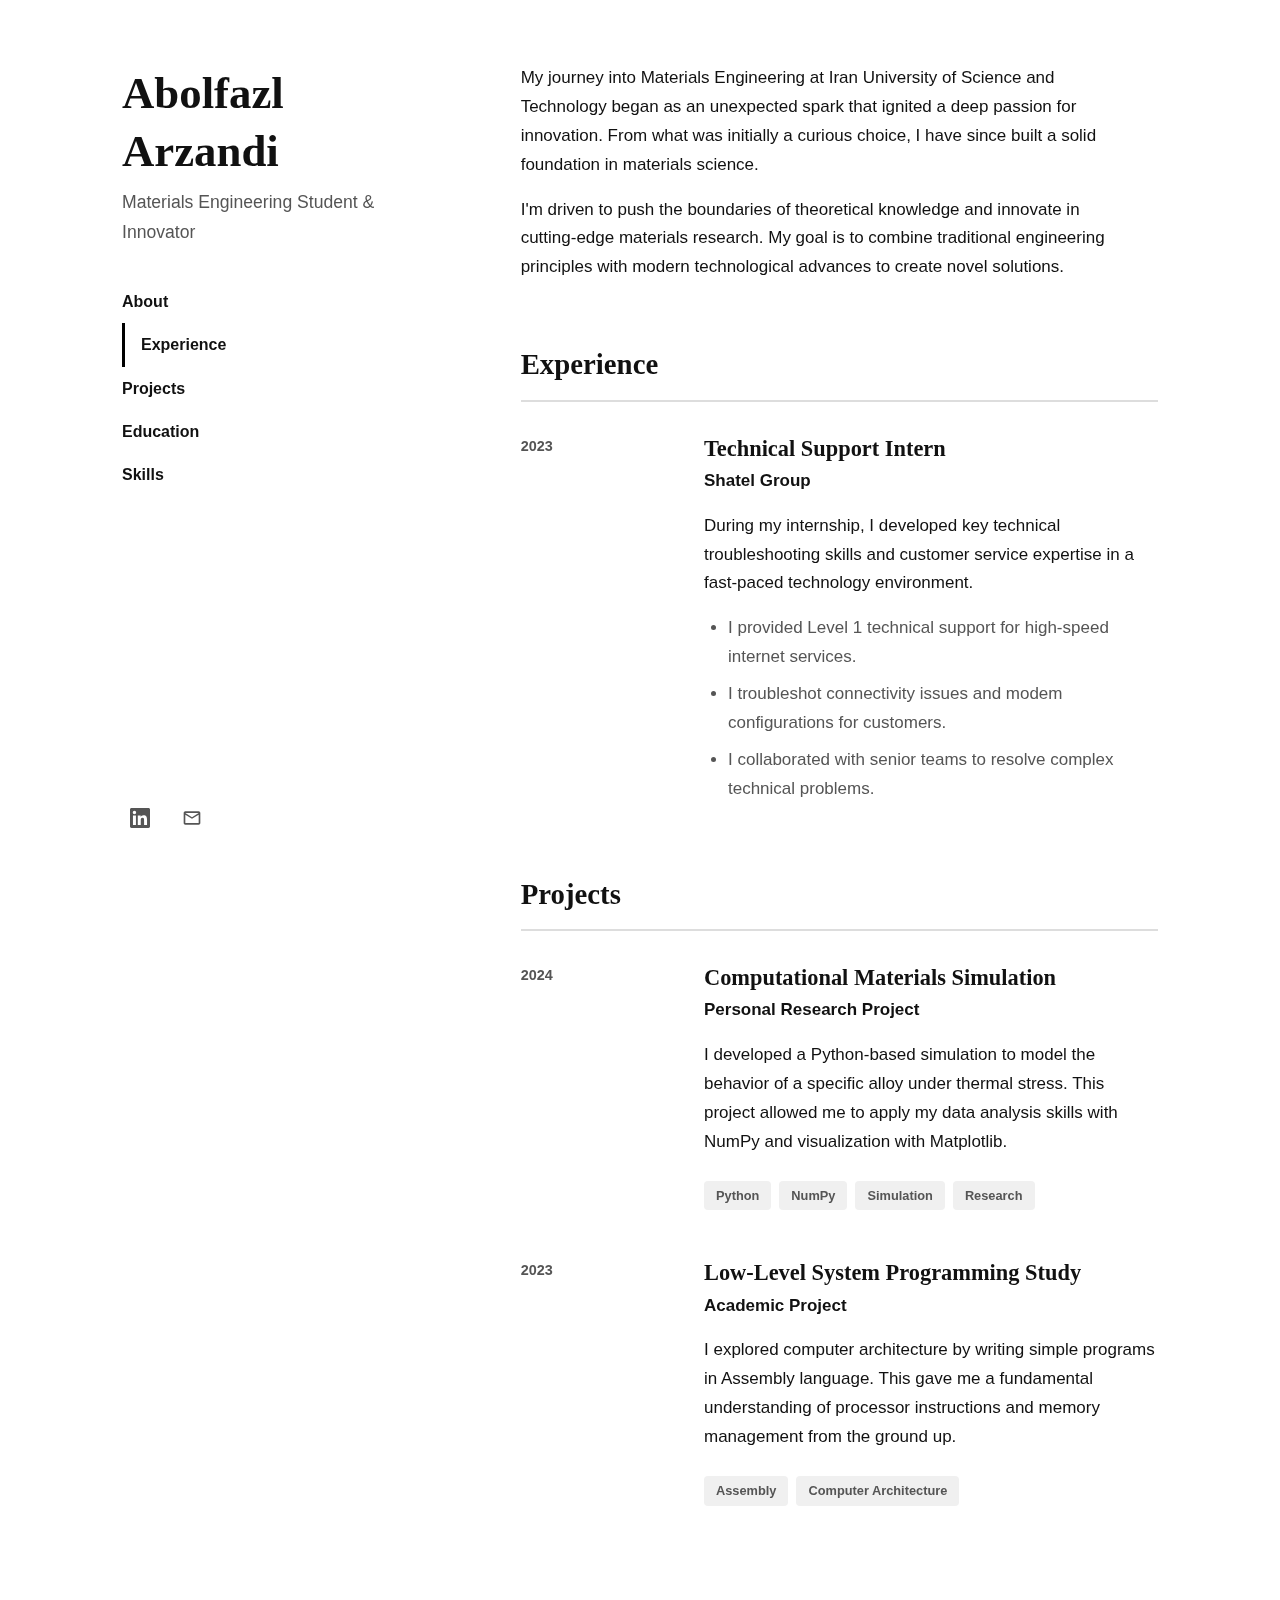
<file: index.html>
<!DOCTYPE html>
<html lang="en">
<head>
    <meta charset="UTF-8">
    <meta name="viewport" content="width=device-width, initial-scale=1.0">
    <title>Abolfazl Arzandi | About </title>
    
    <!--
    ================================================================
    FONTS
    ================================================================
    Using a system font stack for maximum performance and a classic feel.
    No external font files are loaded.
    - Serif for headings (Georgia, Times New Roman)
    - Sans-serif for body (Helvetica, Arial)
    -->

    <!--
    ================================================================
    CSS - EMBEDDED FOR PERFORMANCE (CLASSIC B&W THEME)
    ================================================================
    This CSS creates a high-contrast, readable, black and white theme.
    It focuses on typography, spacing, and a clean layout.
    -->
    <style>
        /* ===== CONFIGURATION & CONSTANTS (CSS VARIABLES) ===== */
        :root {
            --color-background: #FFFFFF;
            --color-text: #111111;
            --color-text-light: #555555;
            --color-border: #DDDDDD;
            --color-accent: #000000;
            --font-serif: Georgia, 'Times New Roman', Times, serif;
            --font-sans: -apple-system, BlinkMacSystemFont, "Segoe UI", Roboto, Helvetica, Arial, sans-serif;
        }

        /* ===== BASE & RESET ===== */
        *,
        *::before,
        *::after {
            box-sizing: border-box;
            margin: 0;
            padding: 0;
        }

        html {
            scroll-behavior: smooth;
        }

        body {
            font-family: var(--font-sans);
            background-color: var(--color-background);
            color: var(--color-text);
            line-height: 1.7;
            font-size: 17px;
            -webkit-font-smoothing: antialiased;
            -moz-osx-font-smoothing: grayscale;
        }

        h1, h2, h3, h4 {
            font-family: var(--font-serif);
            line-height: 1.3;
            font-weight: 700;
        }

        p {
            max-width: 65ch; /* Optimal line length for readability */
            margin-bottom: 1rem;
        }

        a {
            color: var(--color-text);
            text-decoration: underline;
            text-decoration-color: var(--color-border);
            transition: all 200ms ease-in-out;
        }

        a:hover {
            text-decoration-color: var(--color-text);
            background-color: #f0f0f0;
        }

        /* ===== LAYOUT & STRUCTURE ===== */
        .container {
            max-width: 1100px;
            margin: 0 auto;
            padding: 0 2rem;
            display: grid;
            grid-template-columns: 1fr 2fr;
            gap: 5rem;
        }

        .left-column {
            position: sticky;
            top: 0;
            height: 100vh;
            display: flex;
            flex-direction: column;
            padding: 4rem 0;
        }

        .right-column {
            padding: 4rem 0;
        }

        /* ===== HEADER & NAVIGATION ===== */
        .main-header {
            flex-grow: 1;
        }

        .main-header h1 {
            font-size: 2.8rem;
            margin-bottom: 0.5rem;
        }

        .main-header .subtitle {
            font-family: var(--font-sans);
            font-size: 1.1rem;
            color: var(--color-text-light);
            margin-bottom: 2rem;
            font-weight: 400;
        }
        
        .main-nav ul {
            list-style: none;
        }

        .main-nav li a {
            display: block;
            padding: 0.5rem 0;
            font-weight: 600;
            font-size: 1rem;
            text-decoration: none;
            transition: padding-left 200ms ease-in-out;
        }
        
        .main-nav li a:hover {
            background-color: transparent;
            padding-left: 1rem;
        }

        .main-nav li a.active {
            font-weight: 700;
            border-left: 3px solid var(--color-accent);
            padding-left: 1rem;
        }
        
        /* ===== SOCIAL LINKS ===== */
        .social-links {
            list-style: none;
            display: flex;
            gap: 1rem;
        }

        .social-links a {
            display: block;
            padding: 0.5rem;
        }
        
        .social-links a:hover {
            background-color: #f0f0f0;
            border-radius: 4px;
        }

        .social-links svg {
            width: 20px;
            height: 20px;
            display: block;
            fill: var(--color-text-light);
            transition: fill 200ms ease-in-out;
        }
        
        .social-links a:hover svg {
            fill: var(--color-text);
        }

        /* ===== SECTION STYLING ===== */
        .content-section {
            padding-top: 2rem; /* For scroll-margin */
            margin-top: -2rem;
            margin-bottom: 4rem;
        }
        
        .section-title {
            font-size: 1.8rem;
            margin-bottom: 2rem;
            border-bottom: 2px solid var(--color-border);
            padding-bottom: 1rem;
        }
        
        /* ===== ITEM STYLING (e.g., Experience, Education) ===== */
        .item {
            display: grid;
            grid-template-columns: 1fr 3fr;
            gap: 2rem;
            margin-bottom: 3rem;
        }
        
        .item .period {
            font-weight: 600;
            color: var(--color-text-light);
            font-size: 0.9rem;
        }

        .item h3 {
            font-size: 1.4rem;
            margin-bottom: 0.25rem;
        }

        .item .company {
            font-family: var(--font-sans);
            font-weight: 600;
            color: var(--color-text);
            margin-bottom: 1rem;
        }

        .item ul {
            list-style-position: outside;
            padding-left: 1.5rem;
            color: var(--color-text-light);
        }
        
        .item ul li {
            margin-bottom: 0.5rem;
        }

        .tags {
            display: flex;
            flex-wrap: wrap;
            gap: 0.5rem;
            margin-top: 1.5rem;
        }

        .tag {
            background-color: #f0f0f0;
            color: var(--color-text-light);
            padding: 0.25rem 0.75rem;
            border-radius: 4px;
            font-size: 0.8rem;
            font-weight: 600;
        }

        /* ===== SCROLL-BASED ANIMATIONS ===== */
        .fade-in-section {
            opacity: 0;
            transform: translateY(15px);
            transition: opacity 0.6s ease-out, transform 0.6s ease-out;
        }
        
        .fade-in-section.is-visible {
            opacity: 1;
            transform: translateY(0);
        }

        /* ===== RESPONSIVE DESIGN ===== */
        @media (max-width: 900px) {
            .container {
                display: block;
            }
            .left-column {
                position: relative;
                height: auto;
                padding: 2rem 0;
            }
            .right-column {
                padding-top: 0;
            }
            .main-nav {
                margin-top: 2rem;
                border-top: 1px solid var(--color-border);
                padding-top: 2rem;
            }
            .main-nav ul {
                display: flex;
                flex-wrap: wrap;
                gap: 0 1.5rem;
            }
            .main-nav li a.active {
                border-left: none;
                border-bottom: 3px solid var(--color-accent);
                padding-left: 0;
            }
        }

    </style>
</head>
<body>

    <div class="container">
        <!-- ===== LEFT COLUMN (STICKY ON DESKTOP) ===== -->
        <header class="left-column">
            <div class="main-header">
                <h1>Abolfazl Arzandi</h1>
                <p class="subtitle">Materials Engineering Student & Innovator</p>
                <nav class="main-nav">
                    <ul>
                        <li><a href="#about" class="nav-link active">About</a></li>
                        <li><a href="#experience" class="nav-link">Experience</a></li>
                        <li><a href="#projects" class="nav-link">Projects</a></li>
                        <li><a href="#education" class="nav-link">Education</a></li>
                        <li><a href="#skills" class="nav-link">Skills</a></li>
                    </ul>
                </nav>
            </div>

            <ul class="social-links">
                <li>
                    <a href="https://linkedin.com/in/abolfazlarzandi" target="_blank" title="LinkedIn">
                        <svg role="img" viewBox="0 0 24 24" xmlns="http://www.w3.org/2000/svg"><path d="M20.447 20.452h-3.554v-5.569c0-1.328-.027-3.037-1.852-3.037-1.853 0-2.136 1.445-2.136 2.939v5.667H9.351V9h3.414v1.561h.046c.477-.9 1.637-1.85 3.37-1.85 3.601 0 4.267 2.37 4.267 5.455v6.286zM5.337 7.433a2.062 2.062 0 0 1-2.063-2.065 2.064 2.064 0 1 1 2.063 2.065zm1.782 13.019H3.555V9h3.564v11.452zM22.225 0H1.771C.792 0 0 .774 0 1.729v20.542C0 23.227.792 24 1.771 24h20.451C23.2 24 24 23.227 24 22.271V1.729C24 .774 23.2 0 22.225 0z"/></svg>
                    </a>
                </li>
                <li>
                    <a href="mailto:abolfazl.arzandi@email.com" title="Email">
                       <svg role="img" viewBox="0 0 24 24" xmlns="http://www.w3.org/2000/svg"><path d="M22 6c0-1.1-.9-2-2-2H4c-1.1 0-2 .9-2 2v12c0 1.1.9 2 2 2h16c1.1 0 2-.9 2-2V6zm-2 0l-8 5-8-5h16zm0 12H4V8l8 5 8-5v10z"/></svg>
                    </a>
                </li>
            </ul>
        </header>

        <!-- ===== RIGHT COLUMN (SCROLLING CONTENT) ===== -->
        <main class="right-column">
            
            <section id="about" class="content-section fade-in-section">
                <p>
                    My journey into Materials Engineering at Iran University of Science and Technology 
                    began as an unexpected spark that ignited a deep passion for innovation. From what was
                    initially a curious choice, I have since built a solid foundation in materials science.
                </p>
                <p>
                    I'm driven to push the boundaries of theoretical knowledge and innovate in 
                    cutting-edge materials research. My goal is to combine traditional engineering principles 
                    with modern technological advances to create novel solutions.
                </p>
            </section>

            <section id="experience" class="content-section fade-in-section">
                <h2 class="section-title">Experience</h2>
                <div class="item">
                    <div class="period">2023</div>
                    <div>
                        <h3>Technical Support Intern</h3>
                        <div class="company">Shatel Group</div>
                        <p>
                            During my internship, I developed key technical troubleshooting skills and customer service expertise in a fast-paced technology environment.
                        </p>
                        <ul>
                            <li>I provided Level 1 technical support for high-speed internet services.</li>
                            <li>I troubleshot connectivity issues and modem configurations for customers.</li>
                            <li>I collaborated with senior teams to resolve complex technical problems.</li>
                        </ul>
                    </div>
                </div>
            </section>
            
            <section id="projects" class="content-section fade-in-section">
                <h2 class="section-title">Projects</h2>
                <div class="item">
                    <div class="period">2024</div>
                    <div>
                        <h3>Computational Materials Simulation</h3>
                        <div class="company">Personal Research Project</div>
                        <p>
                            I developed a Python-based simulation to model the behavior of a specific alloy under thermal stress. This project allowed me to apply my data analysis skills with NumPy and visualization with Matplotlib.
                        </p>
                        <div class="tags">
                            <span class="tag">Python</span>
                            <span class="tag">NumPy</span>
                            <span class="tag">Simulation</span>
                            <span class="tag">Research</span>
                        </div>
                    </div>
                </div>
                 <div class="item">
                    <div class="period">2023</div>
                    <div>
                        <h3>Low-Level System Programming Study</h3>
                        <div class="company">Academic Project</div>
                        <p>
                            I explored computer architecture by writing simple programs in Assembly language. This gave me a fundamental understanding of processor instructions and memory management from the ground up.
                        </p>
                        <div class="tags">
                            <span class="tag">Assembly</span>
                            <span class="tag">Computer Architecture</span>
                        </div>
                    </div>
                </div>
            </section>

            <section id="education" class="content-section fade-in-section">
                <h2 class="section-title">Education</h2>
                <div class="item">
                    <div class="period">2023 — 2027</div>
                    <div>
                        <h3>B.Sc. Materials and Metallurgy Engineering</h3>
                        <div class="company">Iran University of Science and Technology (IUST)</div>
                        <p>
                            I am currently focusing on the core principles of materials science and metallurgy. My current GPA is 2.96 / 4.00.
                        </p>
                    </div>
                </div>
            </section>

            <section id="skills" class="content-section fade-in-section">
                <h2 class="section-title">Skills</h2>
                <div class="item">
                    <div class="period">Software</div>
                    <div>
                        <h3>Software & Technical Proficiencies</h3>
                        <p>MS Office Suite, XMind, WordPress, SolidWorks (Basic).</p>
                    </div>
                </div>
                <div class="item">
                    <div class="period">Programming</div>
                    <div>
                        <h3>Programming & Languages</h3>
                        <p>Python (Intermediate), Assembly (Intermediate), Persian (Native), English (B1).</p>
                    </div>
                </div>
            </section>
            
            <footer class="fade-in-section" style="padding: 4rem 0 2rem; color: var(--color-text-light); font-size: 0.9rem;">
                <p>This portfolio was designed and coded by an AI technical architect. The layout is inspired by classic, print-based typography and minimalist design principles.</p>
            </footer>

        </main>
    </div>

    <!--
    ================================================================
    JAVASCRIPT - EMBEDDED FOR PERFORMANCE
    ================================================================
    This script uses the Intersection Observer API for highly performant scroll animations
    and for updating the navigation state. It has no external dependencies.
    -->
    <script>
        document.addEventListener('DOMContentLoaded', () => {
            
            // ===== INTERSECTION OBSERVER FOR FADE-IN ANIMATIONS =====
            // More performant than listening to the 'scroll' event.
            const sections = document.querySelectorAll('.fade-in-section');
            const sectionObserver = new IntersectionObserver((entries, observer) => {
                entries.forEach(entry => {
                    if (entry.isIntersecting) {
                        entry.target.classList.add('is-visible');
                        observer.unobserve(entry.target); // Unobserve after animation
                    }
                });
            }, { threshold: 0.05 });

            sections.forEach(section => {
                sectionObserver.observe(section);
            });

            // ===== NAVIGATION HIGHLIGHTING ON SCROLL =====
            const navLinks = document.querySelectorAll('.nav-link');
            // Select all sections that have an ID to be linked from nav
            const contentSections = document.querySelectorAll('main .content-section[id]');

            const navObserver = new IntersectionObserver((entries) => {
                entries.forEach(entry => {
                    // Get the ID of the current section
                    const id = entry.target.getAttribute('id');
                    const correspondingLink = document.querySelector(`.nav-link[href="#${id}"]`);

                    if (entry.isIntersecting && entry.intersectionRatio >= 0.5) {
                        // Remove active class from all links
                        navLinks.forEach(link => link.classList.remove('active'));
                        // Add active class to the corresponding link
                        if (correspondingLink) {
                            correspondingLink.classList.add('active');
                        }
                    }
                });
            }, { 
                threshold: 0.5 // Trigger when 50% of the section is visible
            });

            contentSections.forEach(section => {
                navObserver.observe(section);
            });
        });
    </script>

</body>
</html>
</file>
